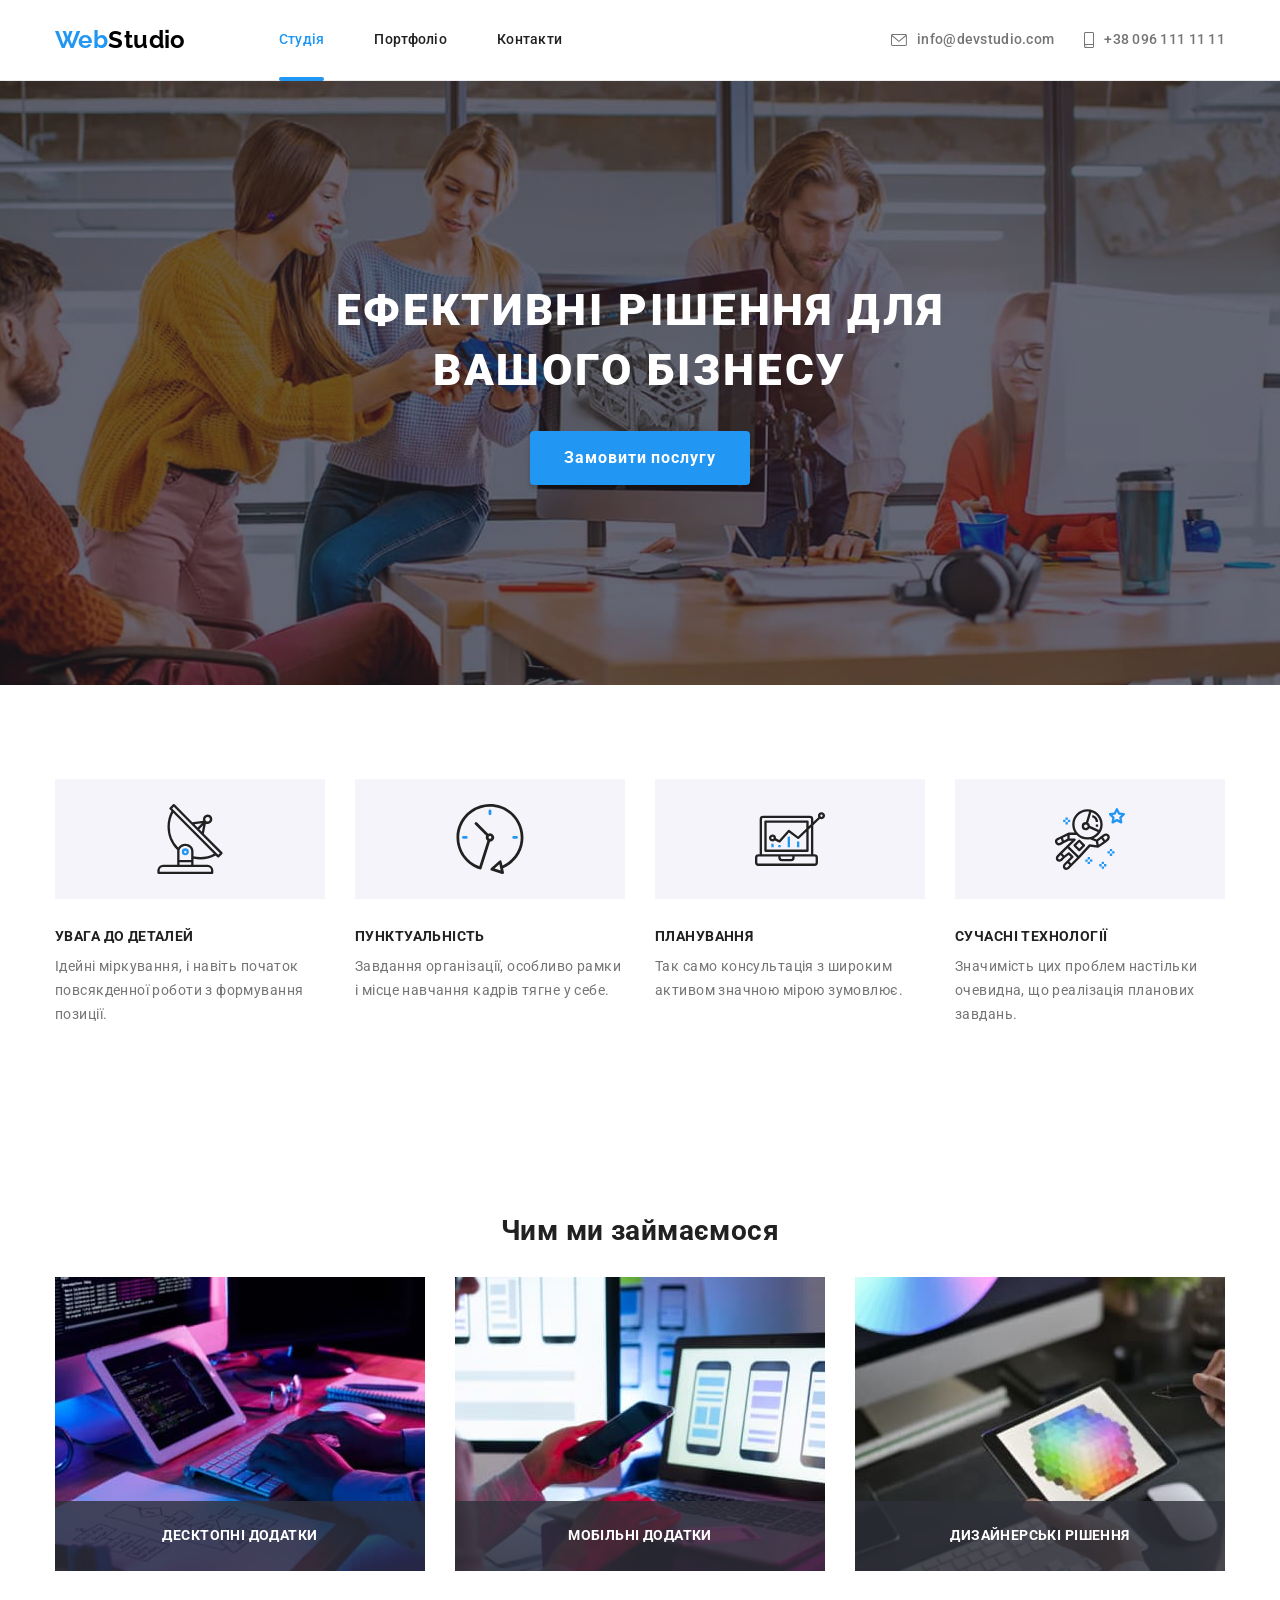
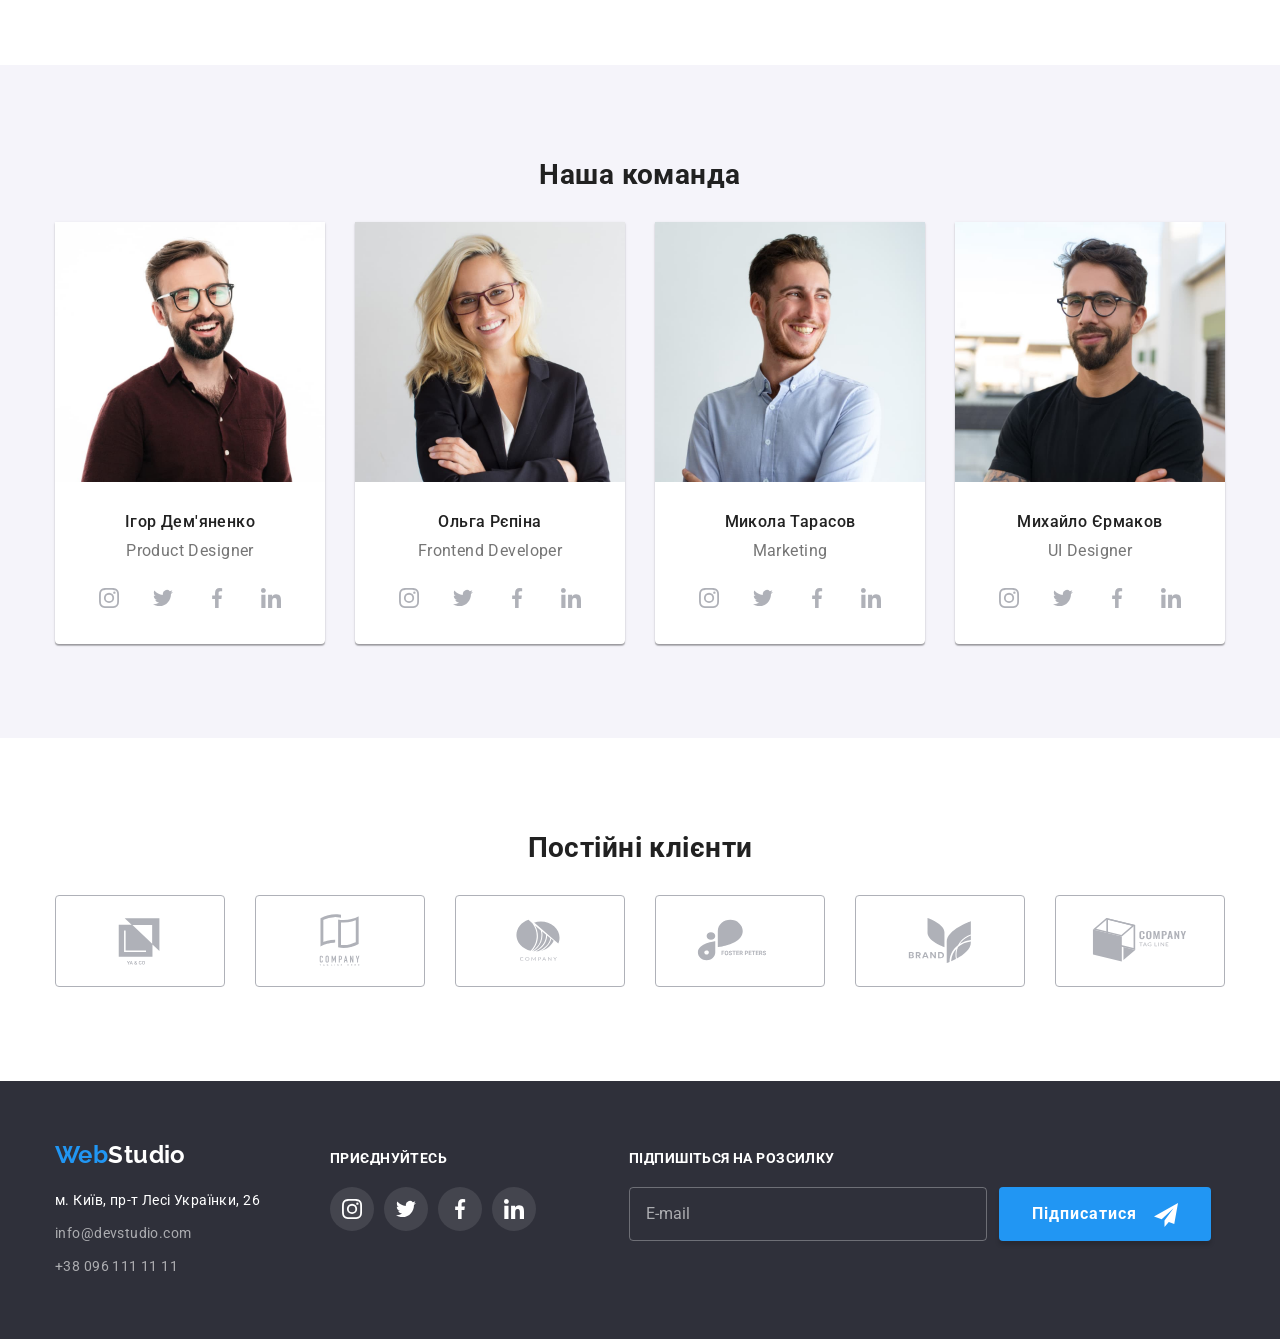
<file: index.html>
<!DOCTYPE html>
<html lang="uk">
  <head>
    <meta charset="UTF-8" />
    <meta http-equiv="X-UA-Compatible" content="IE=edge" />
    <meta name="viewport" content="width=device-width, initial-scale=1.0" />
    <title>Студія</title>
    <link rel="preconnect" href="https://fonts.googleapis.com" />
    <link rel="preconnect" href="https://fonts.gstatic.com" crossorigin />
    <link
      href="https://fonts.googleapis.com/css2?family=Raleway:wght@700&family=Roboto:wght@400;500;700;900&display=swap"
      rel="stylesheet"
    />
    <link
      rel="stylesheet"
      href="https://cdnjs.cloudflare.com/ajax/libs/modern-normalize/1.1.0/modern-normalize.min.css"
      integrity="sha512-wpPYUAdjBVSE4KJnH1VR1HeZfpl1ub8YT/NKx4PuQ5NmX2tKuGu6U/JRp5y+Y8XG2tV+wKQpNHVUX03MfMFn9Q=="
      crossorigin="anonymous"
      referrerpolicy="no-referrer"
    />
    <link rel="stylesheet" href="./css/main.min.css" />
  </head>
  <body>
    <header class="header">
      <div class="container header__section">
        <a class="logo header__logo" href="./index.html"
          >Web<span class="logo__decor--dark">Studio</span></a
        >
        <nav class="navigation">
          <ul class="menu list">
            <li>
              <a class="menu__item menu__item--active" href="./index.html"
                >Студія</a
              >
            </li>
            <li>
              <a class="menu__item" href="./portfolio.html">Портфоліо</a>
            </li>
            <li><a class="menu__item" href="#">Контакти</a></li>
          </ul>
        </nav>
        <ul class="connect list">
          <li>
            <a class="connect__item" href="mailto:info@devstudio.com">
              <svg class="connect__icon connect__icon--mail">
                <use
                  href="./images/index-page-img/icon.svg#icon-envelope"
                ></use>
              </svg>
              info@devstudio.com</a
            >
          </li>
          <li>
            <a class="connect__item" href="tel:+380961111111">
              <svg class="connect__icon connect__icon--tel">
                <use
                  href="./images/index-page-img/icon.svg#icon-smartphone"
                ></use></svg
              >+38 096 111 11 11</a
            >
          </li>
        </ul>
        <button type="button" class="header__btn addmenu__btn" data-menu-open>
          <svg class="addmenu__icon" width="40" height="40">
            <use href="./images/index-page-img/icon.svg#icon-addmenu"></use>
          </svg>
        </button>
      </div>
      <div class="mob-menu is-hidden" data-menu>
        <div class="mob-container">
          <div class="mob-menu__top">
            <button type="button" class="add-close__btn" data-menu-close>
              <svg class="addmenu__icon--close" width="40" height="40">
                <use
                  href="./images/index-page-img/icon.svg#icon-menu-close"
                ></use>
              </svg>
            </button>
            <ul class="mob-menu__list list">
              <li>
                <a
                  class="mob-menu__item mob-menu__item--active"
                  href="./index.html"
                  >Студія</a
                >
              </li>
              <li>
                <a class="mob-menu__item" href="./portfolio.html">Портфоліо</a>
              </li>
              <li><a class="mob-menu__item" href="#">Контакти</a></li>
            </ul>
          </div>
          <div class="mob-menu__bottom">
            <ul class="mob-connect__list list">
              <li>
                <a
                  class="mob-connect__item mob-connect__phone"
                  href="tel:+380961111111"
                >
                  +38 096 111 11 11</a
                >
              </li>
              <li>
                <a
                  class="mob-connect__item mob-connect__mail"
                  href="mailto:info@devstudio.com"
                >
                  info@devstudio.com</a
                >
              </li>
            </ul>
            <ul class="mob-soc__list">
              <li class="mob-soc__item">
                <a class="mob-soc__link" href="#">Instagram</a>
              </li>
              <li class="mob-soc__item">
                <a class="mob-soc__link" href="#">Twitter</a>
              </li>
              <li class="mob-soc__item">
                <a class="mob-soc__link" href="#">Facebook</a>
              </li>
              <li class="mob-soc__item">
                <a class="mob-soc__link" href="#">LinkedIn</a>
              </li>
            </ul>
          </div>
        </div>
      </div>
    </header>

    <main>
      <!-- Hero section READY-->
      <section class="hero">
        <div class="container hero__content">
          <h1 class="hero__title">Ефективні рішення для вашого бізнесу</h1>
          <button class="hero__button btn" type="button" data-modal-open>
            Замовити послугу
          </button>
        </div>
      </section>
      <!--Feature section READY-->
      <section class="feature section">
        <div class="container">
          <h2 class="visually-hidden">Feature</h2>

          <ul class="feature__list list">
            <li class="feature__item">
              <div class="feature__icon">
                <svg width="70" height="70">
                  <use
                    href="./images/index-page-img/icon.svg#icon-antenna"
                  ></use>
                </svg>
              </div>

              <h3 class="feature__subtitle">УВАГА ДО ДЕТАЛЕЙ</h3>
              <p class="feature__text">
                Ідейні міркування, і навіть початок повсякденної роботи з
                формування позиції.
              </p>
            </li>
            <li class="feature__item">
              <div class="feature__icon">
                <svg width="70" height="70">
                  <use href="./images/index-page-img/icon.svg#icon-clock"></use>
                </svg>
              </div>
              <h3 class="feature__subtitle">ПУНКТУАЛЬНІСТЬ</h3>
              <p class="feature__text">
                Завдання організації, особливо рамки і місце навчання кадрів
                тягне у себе.
              </p>
            </li>
            <li class="feature__item">
              <div class="feature__icon">
                <svg width="70" height="70">
                  <use
                    href="./images/index-page-img/icon.svg#icon-diagram"
                  ></use>
                </svg>
              </div>
              <h3 class="feature__subtitle">ПЛАНУВАННЯ</h3>
              <p class="feature__text">
                Так само консультація з широким активом значною мірою зумовлює.
              </p>
            </li>
            <li class="feature__item">
              <div class="feature__icon">
                <svg width="70" height="70">
                  <use
                    href="./images/index-page-img/icon.svg#icon-astronaut"
                  ></use>
                </svg>
              </div>
              <h3 class="feature__subtitle">СУЧАСНІ ТЕХНОЛОГІЇ</h3>
              <p class="feature__text">
                Значимість цих проблем настільки очевидна, що реалізація
                планових завдань.
              </p>
            </li>
          </ul>
        </div>
      </section>
      <!--Section "Our activity" READY-->
      <section class="activity section">
        <div class="container">
          <h2 class="title">Чим ми займаємося</h2>
          <ul class="list activity__list">
            <li>
              <div class="activity__thumb">
                <img
                  srcset="
                    ./images/index-page-img/desktop/img1.jpg    1x,
                    ./images/index-page-img/desktop/img1-2x.jpg 2x
                  "
                  src="./images/index-page-img/desktop/img1.jpg"
                  alt="Розробка та планування"
                  width="370"
                  height="294"
                />
                <p class="activity__text">Десктопні додатки</p>
              </div>
            </li>
            <li>
              <div class="activity__thumb">
                <img
                  srcset="
                    ./images/index-page-img/desktop/img2.jpg    1x,
                    ./images/index-page-img/desktop/img2-2x.jpg 2x
                  "
                  src="./images/index-page-img/desktop/img2.jpg"
                  alt="Адаптація під мобільні платформи"
                  width="370"
                  height="294"
                />
                <p class="activity__text">Мобільні додатки</p>
              </div>
            </li>
            <li>
              <div class="activity__thumb">
                <img
                  srcset="
                    ./images/index-page-img/desktop/img3.jpg    1x,
                    ./images/index-page-img/desktop/img3-2x.jpg 2x
                  "
                  src="./images/index-page-img/desktop/img3.jpg"
                  alt="Дизайн"
                  width="370"
                  height="294"
                />
                <p class="activity__text">Дизайнерські рішення</p>
              </div>
            </li>
          </ul>
        </div>
      </section>
      <!--Section "Our team" READY-->
      <section class="team section">
        <div class="container">
          <h2 class="title">Наша команда</h2>
          <ul class="list team__list">
            <li class="team__card">
              <picture>
                <source
                  srcset="
                    ./images/index-page-img/desktop/pdesigner.jpg    1x,
                    ./images/index-page-img/desktop/pdesigner-2x.jpg 2x
                  "
                  media="(min-width: 1200px)"
                />
                <source
                  srcset="
                    ./images/index-page-img/tablet/pdesigner-tabl.jpg    1x,
                    ./images/index-page-img/tablet/pdesigner-tabl-2x.jpg 2x
                  "
                  media="(min-width: 768px)"
                />
                <source
                  srcset="
                    ./images/index-page-img/mobile/pdesigner-mob.jpg    1x,
                    ./images/index-page-img/mobile/pdesigner-mob-2x.jpg 2x
                  "
                  media="(max-width: 767px)"
                />
                <img
                  src="./images/index-page-img/desktop/pdesigner.jpg"
                  alt="Фото дизайнера продукту"
                />
              </picture>
              <div class="team__content">
                <h3 class="team__member">Ігор Дем'яненко</h3>
                <p class="team__role">Product Designer</p>
                <ul class="soc__list">
                  <li class="soc__item">
                    <a class="soc__link" href="#">
                      <svg class="soc__icon--dark" width="20" height="20">
                        <use
                          href="./images/index-page-img/icon.svg#icon-instagram"
                        ></use>
                      </svg>
                    </a>
                  </li>
                  <li class="soc__item">
                    <a class="soc__link" href="#">
                      <svg class="soc__icon--dark" width="20" height="20">
                        <use
                          href="./images/index-page-img/icon.svg#icon-twitter"
                        ></use>
                      </svg>
                    </a>
                  </li>
                  <li class="soc__item">
                    <a class="soc__link" href="#">
                      <svg class="soc__icon--dark" width="20" height="20">
                        <use
                          href="./images/index-page-img/icon.svg#icon-facebook"
                        ></use>
                      </svg>
                    </a>
                  </li>
                  <li class="soc__item">
                    <a class="soc__link" href="#">
                      <svg class="soc__icon--dark" width="20" height="20">
                        <use
                          href="./images/index-page-img/icon.svg#icon-linkedin"
                        ></use>
                      </svg>
                    </a>
                  </li>
                </ul>
              </div>
            </li>

            <li class="team__card">
              <picture>
                <source
                  srcset="
                    ./images/index-page-img/desktop/frontend.jpg    1x,
                    ./images/index-page-img/desktop/frontend-2x.jpg 2x
                  "
                  media="(min-width: 1200px)"
                />
                <source
                  srcset="
                    ./images/index-page-img/tablet/frontend-tabl.jpg    1x,
                    ./images/index-page-img/tablet/frontend-tabl-2x.jpg 2x
                  "
                  media="(min-width: 768px)"
                />
                <source
                  srcset="
                    ./images/index-page-img/mobile/frontend-mob.jpg    1x,
                    ./images/index-page-img/mobile/frontend-mob-2x.jpg 2x
                  "
                  media="(max-width: 767px)"
                />
                <img
                  src="./images/index-page-img/desktop/frontend.jpg"
                  alt="Фото фронтенд розробника"
                />
              </picture>
              <div class="team__content">
                <h3 class="team__member">Ольга Рєпіна</h3>
                <p class="team__role">Frontend Developer</p>
                <ul class="soc__list">
                  <li class="soc__item">
                    <a class="soc__link" href="#">
                      <svg class="soc__icon--dark" width="20" height="20">
                        <use
                          href="./images/index-page-img/icon.svg#icon-instagram"
                        ></use>
                      </svg>
                    </a>
                  </li>
                  <li class="soc__item">
                    <a class="soc__link" href="#">
                      <svg class="soc__icon--dark" width="20" height="20">
                        <use
                          href="./images/index-page-img/icon.svg#icon-twitter"
                        ></use>
                      </svg>
                    </a>
                  </li>
                  <li class="soc__item">
                    <a class="soc__link" href="#">
                      <svg class="soc__icon--dark" width="20" height="20">
                        <use
                          href="./images/index-page-img/icon.svg#icon-facebook"
                        ></use>
                      </svg>
                    </a>
                  </li>
                  <li class="soc__item">
                    <a class="soc__link" href="#">
                      <svg class="soc__icon--dark" width="20" height="20">
                        <use
                          href="./images/index-page-img/icon.svg#icon-linkedin"
                        ></use>
                      </svg>
                    </a>
                  </li>
                </ul>
              </div>
            </li>
            <li class="team__card">
              <picture>
                <source
                  srcset="
                    ./images/index-page-img/desktop/marketing.jpg    1x,
                    ./images/index-page-img/desktop/marketing-2x.jpg 2x
                  "
                  media="(min-width: 1200px)"
                />
                <source
                  srcset="
                    ./images/index-page-img/tablet/marketing-tabl.jpg    1x,
                    ./images/index-page-img/tablet/marketing-tabl-2x.jpg 2x
                  "
                  media="(min-width: 768px)"
                />
                <source
                  srcset="
                    ./images/index-page-img/mobile/marketing-mob.jpg    1x,
                    ./images/index-page-img/mobile/marketing-mob-2x.jpg 2x
                  "
                  media="(max-width: 767px)"
                />
                <img
                  src="./images/index-page-img/desktop/marketing.jpg"
                  alt="Фото маркетолога"
                />
              </picture>

              <div class="team__content">
                <h3 class="team__member">Микола Тарасов</h3>
                <p class="team__role">Marketing</p>
                <ul class="soc__list">
                  <li class="soc__item">
                    <a class="soc__link" href="#">
                      <svg class="soc__icon--dark" width="20" height="20">
                        <use
                          href="./images/index-page-img/icon.svg#icon-instagram"
                        ></use>
                      </svg>
                    </a>
                  </li>
                  <li class="soc__item">
                    <a class="soc__link" href="#">
                      <svg class="soc__icon--dark" width="20" height="20">
                        <use
                          href="./images/index-page-img/icon.svg#icon-twitter"
                        ></use>
                      </svg>
                    </a>
                  </li>
                  <li class="soc__item">
                    <a class="soc__link" href="#">
                      <svg class="soc__icon--dark" width="20" height="20">
                        <use
                          href="./images/index-page-img/icon.svg#icon-facebook"
                        ></use>
                      </svg>
                    </a>
                  </li>
                  <li class="soc__item">
                    <a class="soc__link" href="#">
                      <svg class="soc__icon--dark" width="20" height="20">
                        <use
                          href="./images/index-page-img/icon.svg#icon-linkedin"
                        ></use>
                      </svg>
                    </a>
                  </li>
                </ul>
              </div>
            </li>
            <li class="team__card">
              <picture>
                <source
                  srcset="
                    ./images/index-page-img/desktop/udesigner.jpg    1x,
                    ./images/index-page-img/desktop/udesigner-2x.jpg 2x
                  "
                  media="(min-width: 1200px)"
                />
                <source
                  srcset="
                    ./images/index-page-img/tablet/udesigner-tabl.jpg    1x,
                    ./images/index-page-img/tablet/udesigner-tabl-2x.jpg 2x
                  "
                  media="(min-width: 768px)"
                />
                <source
                  srcset="
                    ./images/index-page-img/mobile/udesigner-mob.jpg    1x,
                    ./images/index-page-img/mobile/udesigner-mob-2x.jpg 2x
                  "
                  media="(max-width: 767px)"
                />
                <img
                  src="./images/index-page-img/desktop/udesigner.jpg"
                  alt="Фото графічного дизайнера"
                />
              </picture>

              <div class="team__content">
                <h3 class="team__member">Михайло Єрмаков</h3>
                <p class="team__role">UI Designer</p>
                <ul class="soc__list">
                  <li class="soc__item">
                    <a class="soc__link" href="#">
                      <svg class="soc__icon--dark" width="20" height="20">
                        <use
                          href="./images/index-page-img/icon.svg#icon-instagram"
                        ></use>
                      </svg>
                    </a>
                  </li>
                  <li class="soc__item">
                    <a class="soc__link" href="#">
                      <svg class="soc__icon--dark" width="20" height="20">
                        <use
                          href="./images/index-page-img/icon.svg#icon-twitter"
                        ></use>
                      </svg>
                    </a>
                  </li>
                  <li class="soc__item">
                    <a class="soc__link" href="#">
                      <svg class="soc__icon--dark" width="20" height="20">
                        <use
                          href="./images/index-page-img/icon.svg#icon-facebook"
                        ></use>
                      </svg>
                    </a>
                  </li>
                  <li class="soc__item">
                    <a class="soc__link" href="#">
                      <svg class="soc__icon--dark" width="20" height="20">
                        <use
                          href="./images/index-page-img/icon.svg#icon-linkedin"
                        ></use>
                      </svg>
                    </a>
                  </li>
                </ul>
              </div>
            </li>
          </ul>
        </div>
      </section>

      <!-- Section  "Clients" READY -->
      <section class="clients section">
        <div class="container">
          <h2 class="title">Постійні клієнти</h2>
          <ul class="clients__list">
            <li class="clients__item">
              <a class="clients__link" href="#">
                <svg class="clients__icon" width="106" height="60">
                  <use href="./images/index-page-img/icon.svg#icon-Logo"></use>
                </svg>
              </a>
            </li>
            <li class="clients__item">
              <a class="clients__link" href="#">
                <svg class="clients__icon" width="106" height="60">
                  <use href="./images/index-page-img/icon.svg#icon-Logo1"></use>
                </svg>
              </a>
            </li>
            <li class="clients__item">
              <a class="clients__link" href="#">
                <svg class="clients__icon" width="106" height="60">
                  <use href="./images/index-page-img/icon.svg#icon-Logo2"></use>
                </svg>
              </a>
            </li>
            <li class="clients__item">
              <a class="clients__link" href="#">
                <svg class="clients__icon" width="106" height="60">
                  <use href="./images/index-page-img/icon.svg#icon-Logo3"></use>
                </svg>
              </a>
            </li>
            <li class="clients__item">
              <a class="clients__link" href="#">
                <svg class="clients__icon" width="106" height="60">
                  <use href="./images/index-page-img/icon.svg#icon-Logo4"></use>
                </svg>
              </a>
            </li>
            <li class="clients__item">
              <a class="clients__link" href="#">
                <svg class="clients__icon" width="106" height="60">
                  <use href="./images/index-page-img/icon.svg#icon-Logo5"></use>
                </svg>
              </a>
            </li>
          </ul>
        </div>
      </section>
    </main>

    <footer class="footer">
      <div class="container footer__content">
        <div class="footer__tablet">
          <div class="footer__contacts">
            <a class="logo" href="./index.html"
              >Web<span class="logo__decor--light">Studio</span></a
            >
            <address class="address">
              <ul class="list">
                <li class="address__item">
                  <a
                    class="address__link"
                    href="https://goo.gl/maps/wRLRJnmAtBPPjTjs9"
                    target="_blank"
                    rel="noopener noreferrer nofollow"
                    ><span class="footer__map"
                      >м. Київ, пр-т Лесі Українки, 26</span
                    ></a
                  >
                </li>
                <li class="address__item">
                  <a class="address__link" href="mailto:info@devstudio.com"
                    >info@devstudio.com</a
                  >
                </li>
                <li class="address__item">
                  <a class="address__link address__tel" href="tel:+380961111111"
                    >+38 096 111 11 11</a
                  >
                </li>
              </ul>
            </address>
          </div>

          <div class="footer__social">
            <p class="social__title">приєднуйтесь</p>
            <ul class="soc__list">
              <li class="soc__item">
                <a class="soc__link soc__link--dark" href="#">
                  <svg
                    class="soc__icon soc__icon--light"
                    width="20"
                    height="20"
                  >
                    <use
                      href="./images/index-page-img/icon.svg#icon-instagram"
                    ></use>
                  </svg>
                </a>
              </li>
              <li class="soc__item">
                <a class="soc__link soc__link--dark" href="#">
                  <svg
                    class="soc__icon soc__icon--light"
                    width="20"
                    height="20"
                  >
                    <use
                      href="./images/index-page-img/icon.svg#icon-twitter"
                    ></use>
                  </svg>
                </a>
              </li>
              <li class="soc__item">
                <a class="soc__link soc__link--dark" href="#">
                  <svg
                    class="soc__icon soc__icon--light"
                    width="20"
                    height="20"
                  >
                    <use
                      href="./images/index-page-img/icon.svg#icon-facebook"
                    ></use>
                  </svg>
                </a>
              </li>
              <li class="soc__item">
                <a class="soc__link soc__link--dark" href="#">
                  <svg
                    class="soc__icon soc__icon--light"
                    width="20"
                    height="20"
                  >
                    <use
                      href="./images/index-page-img/icon.svg#icon-linkedin"
                    ></use>
                  </svg>
                </a>
              </li>
            </ul>
          </div>
        </div>

        <div class="footer__form">
          <form class="form__content">
            <label class="form__label" for="footer-mail"
              >Підпишіться на розсилку</label
            >
            <div class="input__btn">
              <input
                class="form__input"
                type="email"
                name="footer-mail"
                id="footer-mail"
                placeholder="E-mail"
              />
              <button class="form__btn btn" type="submit">
                Підписатися
                <svg class="btn__icon" width="24" height="24">
                  <use
                    href="./images/index-page-img/icon.svg#icon-footer-btn-send"
                  ></use>
                </svg>
              </button>
            </div>
          </form>
        </div>
      </div>
    </footer>

    <div class="feedback__backdrop is-hidden" data-modal>
      <div class="feedback__modal">
        <button type="button" class="btn--close" data-modal-close>
          <svg class="modal-btn-icon" width="18" height="18">
            <use href="./images/index-page-img/icon.svg#icon-close-btn"></use>
          </svg>
        </button>
        <p class="feedback__title">Залиште свої дані, ми вам передзвонимо</p>
        <form class="modal-form">
          <div class="feedback__item">
            <label class="feedback__label" for="name">Ім'я</label>
            <div class="feedback__content">
              <input
                class="feedback__input"
                type="text"
                name="name"
                id="name"
                required
              />
              <svg class="input__icon" width="18" height="18">
                <use
                  href="./images/index-page-img/icon.svg#icon-modal-name"
                ></use>
              </svg>
            </div>
          </div>
          <div class="feedback__item">
            <label class="feedback__label" for="tel">Телефон</label>
            <div class="feedback__content">
              <input
                class="feedback__input"
                type="tel"
                name="tel"
                id="tel"
                required
              />
              <svg class="input__icon" width="18" height="18">
                <use
                  href="./images/index-page-img/icon.svg#icon-modal-phone"
                ></use>
              </svg>
            </div>
          </div>
          <div class="feedback__item">
            <label class="feedback__label" for="modal-mail">Пошта</label>
            <div class="feedback__content">
              <input
                class="feedback__input"
                type="email"
                name="modal-mail"
                id="modal-mail"
                required
              />
              <svg class="input__icon" width="18" height="18">
                <use
                  href="./images/index-page-img/icon.svg#icon-modal-email"
                ></use>
              </svg>
            </div>
          </div>

          <div class="feedback__item feedback__comment">
            <label class="feedback__label" for="comment">Коментар</label>
            <textarea
              name="comment"
              id="comment"
              placeholder="Введіть текст"
            ></textarea>
          </div>

          <div class="policy">
            <input
              class="policy__input visually-hidden"
              type="checkbox"
              name="policy"
              value="true"
              id="policy"
              required
            />
            <label class="policy__label" for="policy">
              <span>
                <svg class="check-icon" width="16" height="15">
                  <use
                    href="./images/index-page-img/icon.svg#icon-checked"
                  ></use>
                </svg>
              </span>
              Погоджуюся з розсилкою та приймаю &#160;
              <a class="policy__link" href="#">Умови договору</a></label
            >
          </div>

          <button class="btn--submit btn" type="submit">Відправити</button>
        </form>
      </div>
    </div>
    <script src="./js/modal.js"></script>
    <script src="./js/mobile-menu.js"></script>
  </body>
</html>
</file>
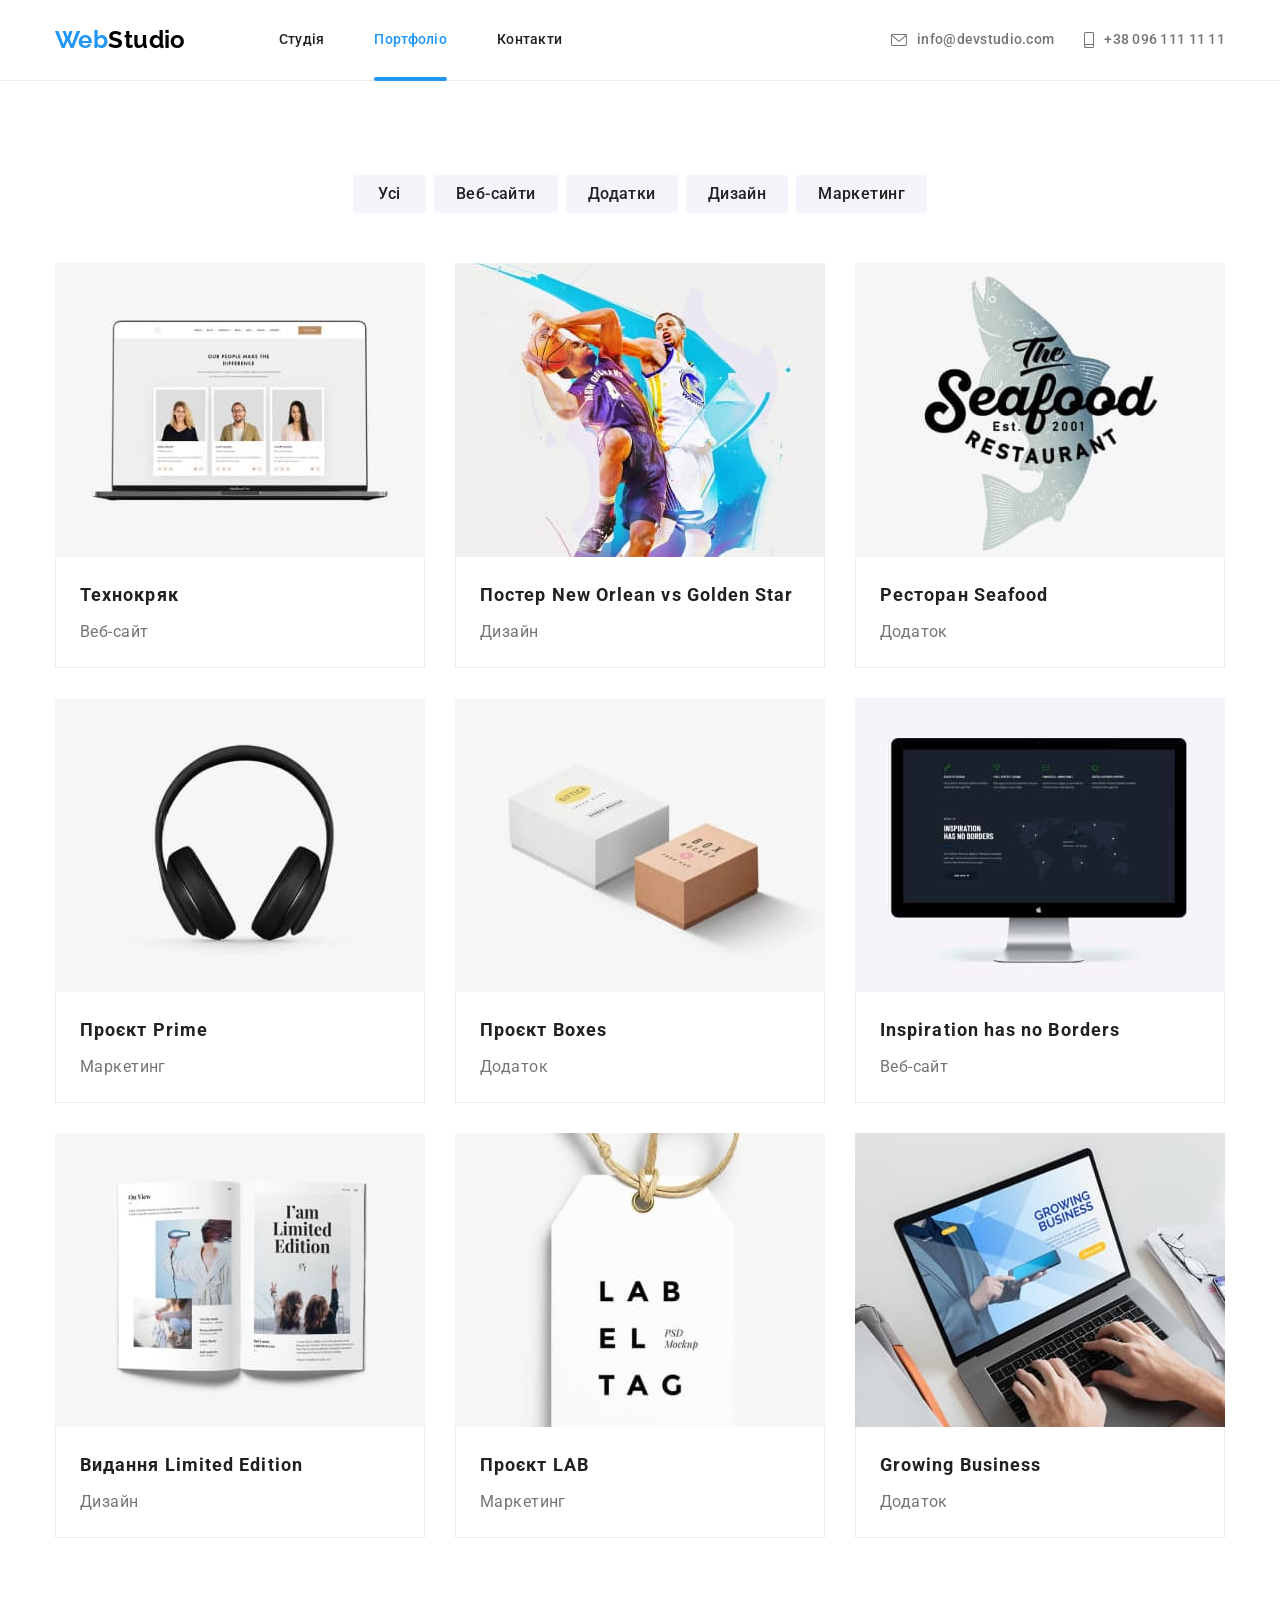
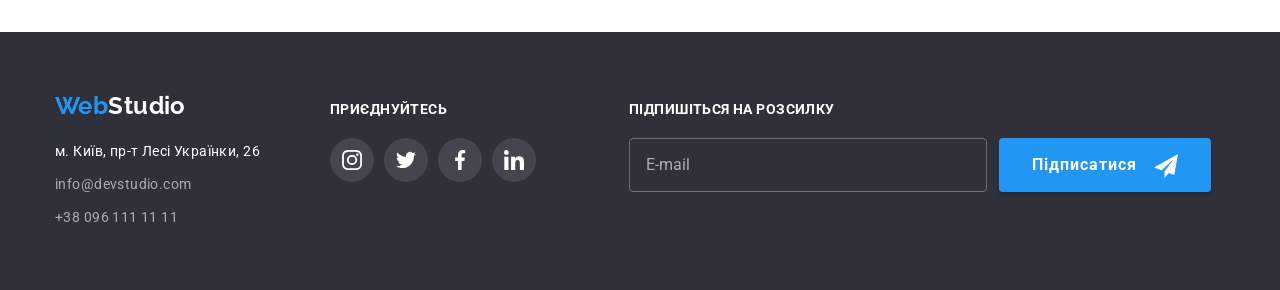
<file: portfolio.html>
<!DOCTYPE html>
<html lang="uk">
  <head>
    <meta charset="UTF-8" />
    <meta http-equiv="X-UA-Compatible" content="IE=edge" />
    <meta name="viewport" content="width=device-width, initial-scale=1.0" />
    <title>Портфоліо</title>
    <link rel="preconnect" href="https://fonts.googleapis.com" />
    <link rel="preconnect" href="https://fonts.gstatic.com" crossorigin />
    <link
      href="https://fonts.googleapis.com/css2?family=Raleway:wght@700&family=Roboto:wght@400;500;700;900&display=swap"
      rel="stylesheet"
    />
    <link
      rel="stylesheet"
      href="https://cdnjs.cloudflare.com/ajax/libs/modern-normalize/1.1.0/modern-normalize.min.css"
      integrity="sha512-wpPYUAdjBVSE4KJnH1VR1HeZfpl1ub8YT/NKx4PuQ5NmX2tKuGu6U/JRp5y+Y8XG2tV+wKQpNHVUX03MfMFn9Q=="
      crossorigin="anonymous"
      referrerpolicy="no-referrer"
    />
    <link rel="stylesheet" href="./css/main.min.css" />
  </head>

  <body>
    <header class="header">
      <div class="container header__section">
        <a class="logo header__logo" href="./index.html"
          >Web<span class="logo__decor--dark">Studio</span></a
        >
        <nav class="navigation">
          <ul class="menu list">
            <li>
              <a class="menu__item" href="./index.html">Студія</a>
            </li>
            <li>
              <a class="menu__item menu__item--active" href="./portfolio.html"
                >Портфоліо</a
              >
            </li>
            <li><a class="menu__item" href="#">Контакти</a></li>
          </ul>
        </nav>
        <ul class="connect list">
          <li>
            <a class="connect__item" href="mailto:info@devstudio.com">
              <svg class="connect__icon" width="16" height="12">
                <use
                  href="./images/index-page-img/icon.svg#icon-envelope"
                ></use>
              </svg>
              info@devstudio.com</a
            >
          </li>
          <li>
            <a class="connect__item" href="tel:+380961111111">
              <svg class="connect__icon" width="10" height="16">
                <use
                  href="./images/index-page-img/icon.svg#icon-smartphone"
                ></use></svg
              >+38 096 111 11 11</a
            >
          </li>
        </ul>
        <button type="button" class="header__btn addmenu__btn" data-menu-open>
          <svg class="addmenu__icon" width="40" height="40">
            <use href="./images/index-page-img/icon.svg#icon-addmenu"></use>
          </svg>
        </button>
      </div>
      <div class="mob-menu is-hidden" data-menu>
        <div class="mob-container">
          <div class="mob-menu__top">
            <button type="button" class="add-close__btn" data-menu-close>
              <svg class="addmenu__icon--close" width="40" height="40">
                <use
                  href="./images/index-page-img/icon.svg#icon-menu-close"
                ></use>
              </svg>
            </button>
            <ul class="mob-menu__list list">
              <li>
                <a class="mob-menu__item" href="./index.html">Студія</a>
              </li>
              <li>
                <a
                  class="mob-menu__item mob-menu__item--active"
                  href="./portfolio.html"
                  >Портфоліо</a
                >
              </li>
              <li><a class="mob-menu__item" href="#">Контакти</a></li>
            </ul>
          </div>
          <div class="mob-menu__bottom">
            <ul class="mob-connect__list list">
              <li>
                <a
                  class="mob-connect__item mob-connect__phone"
                  href="tel:+380961111111"
                >
                  +38 096 111 11 11</a
                >
              </li>
              <li>
                <a
                  class="mob-connect__item mob-connect__mail"
                  href="mailto:info@devstudio.com"
                >
                  info@devstudio.com</a
                >
              </li>
            </ul>
            <ul class="mob-soc__list">
              <li class="mob-soc__item">
                <a class="mob-soc__link" href="#">Instagram</a>
              </li>
              <li class="mob-soc__item">
                <a class="mob-soc__link" href="#">Twitter</a>
              </li>
              <li class="mob-soc__item">
                <a class="mob-soc__link" href="#">Facebook</a>
              </li>
              <li class="mob-soc__item">
                <a class="mob-soc__link" href="#">LinkedIn</a>
              </li>
            </ul>
          </div>
        </div>
      </div>
    </header>

    <main>
      <section class="portfolio-page section">
        <div class="container">
          <h1 class="visually-hidden">Портфоліо</h1>
          <ul
            class="list radiobutton__list radiobutton__splitter"
            id="filter-btns"
          >
            <li>
              <button
                class="radiobutton__item active filter-btn btn-pushed"
                data-id="all"
                type="button"
              >
                Усі
              </button>
            </li>
            <li>
              <button
                class="radiobutton__item filter-btn"
                data-id="website"
                type="button"
              >
                Веб-сайти
              </button>
            </li>
            <li>
              <button
                class="radiobutton__item filter-btn"
                data-id="application"
                type="button"
              >
                Додатки
              </button>
            </li>
            <li>
              <button
                class="radiobutton__item filter-btn"
                data-id="design"
                type="button"
              >
                Дизайн
              </button>
            </li>
            <li>
              <button
                class="radiobutton__item filter-btn"
                data-id="marketing"
                type="button"
              >
                Маркетинг
              </button>
            </li>
          </ul>
          <ul class="list cards__position">
            <li class="cards__item website">
              <a
                class="cards__link"
                href="#"
                target="_blank"
                rel="noopener noreferrer nofollow"
              >
                <div class="cards__thumb">
                  <picture>
                    <source
                      srcset="
                        ./images/portfolio-page-img/desktop/techno.jpg    1x,
                        ./images/portfolio-page-img/desktop/techno-2x.jpg 2x
                      "
                      media="(min-width: 1200px)"
                    />
                    <source
                      srcset="
                        ./images/portfolio-page-img/tablet/techno-tabl.jpg    1x,
                        ./images/portfolio-page-img/tablet/techno-tabl-2x.jpg 2x
                      "
                      media="(min-width: 768px)"
                    />
                    <source
                      srcset="
                        ./images/portfolio-page-img/mobile/techno-mob.jpg    1x,
                        ./images/portfolio-page-img/mobile/techno-mob-2x.jpg 2x
                      "
                      media="(max-width: 767px)"
                    />
                    <img
                      src="./images/portfolio-page-img/desktop/techno.jpg"
                      alt="Технокряк"
                    />
                  </picture>

                  <p class="cards__text--overlay">
                    Ресурс пропонує комплексні пропозиції з різним рівнем
                    функціоналу та сервісів. Все це дозволить відвідувачу
                    отримати вичерпні відомості про компанію чи приватну особу.
                  </p>
                </div>
                <div class="cards__content">
                  <h2 class="cards__title">Технокряк</h2>
                  <p class="cards__text">Веб-сайт</p>
                </div>
              </a>
            </li>
            <li class="cards__item design">
              <a
                class="cards__link"
                href="#"
                target="_blank"
                rel="noopener noreferrer nofollow"
              >
                <div class="cards__thumb">
                  <picture>
                    <source
                      srcset="
                        ./images/portfolio-page-img/desktop/poster.jpg    1x,
                        ./images/portfolio-page-img/desktop/poster-2x.jpg 2x
                      "
                      media="(min-width: 1200px)"
                    />
                    <source
                      srcset="
                        ./images/portfolio-page-img/tablet/poster-tabl.jpg    1x,
                        ./images/portfolio-page-img/tablet/poster-tabl-2x.jpg 2x
                      "
                      media="(min-width: 768px)"
                    />
                    <source
                      srcset="
                        ./images/portfolio-page-img/mobile/poster-mob.jpg    1x,
                        ./images/portfolio-page-img/mobile/poster-mob-2x.jpg 2x
                      "
                      media="(max-width: 767px)"
                    />
                    <img
                      src="./images/portfolio-page-img/desktop/poster.jpg"
                      alt="Постер New Orlean vs Golden Star"
                    />
                  </picture>

                  <p class="cards__text--overlay">
                    Ресурс пропонує комплексні пропозиції з різним рівнем
                    функціоналу та сервісів. Все це дозволить відвідувачу
                    отримати вичерпні відомості про компанію чи приватну особу.
                  </p>
                </div>
                <div class="cards__content">
                  <h2 class="cards__title">Постер New Orlean vs Golden Star</h2>
                  <p class="cards__text">Дизайн</p>
                </div>
              </a>
            </li>
            <li class="cards__item application">
              <a
                class="cards__link"
                href="#"
                target="_blank"
                rel="noopener noreferrer nofollow"
              >
                <div class="cards__thumb">
                  <picture>
                    <source
                      srcset="
                        ./images/portfolio-page-img/desktop/seafood.jpg    1x,
                        ./images/portfolio-page-img/desktop/seafood-2x.jpg 2x
                      "
                      media="(min-width: 1200px)"
                    />
                    <source
                      srcset="
                        ./images/portfolio-page-img/tablet/seafood-tabl.jpg    1x,
                        ./images/portfolio-page-img/tablet/seafood-tabl-2x.jpg 2x
                      "
                      media="(min-width: 768px)"
                    />
                    <source
                      srcset="
                        ./images/portfolio-page-img/mobile/seafood-mob.jpg    1x,
                        ./images/portfolio-page-img/mobile/seafood-mob-2x.jpg 2x
                      "
                      media="(max-width: 767px)"
                    />
                    <img
                      src="./images/portfolio-page-img/desktop/seafood.jpg"
                      alt="Ресторан Seafood"
                    />
                  </picture>

                  <p class="cards__text--overlay">
                    Ресурс пропонує комплексні пропозиції з різним рівнем
                    функціоналу та сервісів. Все це дозволить відвідувачу
                    отримати вичерпні відомості про компанію чи приватну особу.
                  </p>
                </div>
                <div class="cards__content">
                  <h2 class="cards__title">Ресторан Seafood</h2>
                  <p class="cards__text">Додаток</p>
                </div>
              </a>
            </li>
            <li class="cards__item marketing">
              <a
                class="cards__link"
                href="#"
                target="_blank"
                rel="noopener noreferrer nofollow"
              >
                <div class="cards__thumb">
                  <picture>
                    <source
                      srcset="
                        ./images/portfolio-page-img/desktop/prime.jpg    1x,
                        ./images/portfolio-page-img/desktop/prime-2x.jpg 2x
                      "
                      media="(min-width: 1200px)"
                    />
                    <source
                      srcset="
                        ./images/portfolio-page-img/tablet/prime-tabl.jpg    1x,
                        ./images/portfolio-page-img/tablet/prime-tabl-2x.jpg 2x
                      "
                      media="(min-width: 768px)"
                    />
                    <source
                      srcset="
                        ./images/portfolio-page-img/mobile/prime-mob.jpg    1x,
                        ./images/portfolio-page-img/mobile/prime-mob-2x.jpg 2x
                      "
                      media="(max-width: 767px)"
                    />
                    <img
                      src="./images/portfolio-page-img/desktop/prime.jpg"
                      alt="Проєкт Prime"
                    />
                  </picture>

                  <p class="cards__text--overlay">
                    Ресурс пропонує комплексні пропозиції з різним рівнем
                    функціоналу та сервісів. Все це дозволить відвідувачу
                    отримати вичерпні відомості про компанію чи приватну особу.
                  </p>
                </div>
                <div class="cards__content">
                  <h2 class="cards__title">Проєкт Prime</h2>
                  <p class="cards__text">Маркетинг</p>
                </div>
              </a>
            </li>
            <li class="cards__item application">
              <a
                class="cards__link"
                href="#"
                target="_blank"
                rel="noopener noreferrer nofollow"
              >
                <div class="cards__thumb">
                  <picture>
                    <source
                      srcset="
                        ./images/portfolio-page-img/desktop/boxes.jpg    1x,
                        ./images/portfolio-page-img/desktop/boxes-2x.jpg 2x
                      "
                      media="(min-width: 1200px)"
                    />
                    <source
                      srcset="
                        ./images/portfolio-page-img/tablet/boxes-tabl.jpg    1x,
                        ./images/portfolio-page-img/tablet/boxes-tabl-2x.jpg 2x
                      "
                      media="(min-width: 768px)"
                    />
                    <source
                      srcset="
                        ./images/portfolio-page-img/mobile/boxes-mob.jpg    1x,
                        ./images/portfolio-page-img/mobile/boxes-mob-2x.jpg 2x
                      "
                      media="(max-width: 767px)"
                    />
                    <img
                      src="./images/portfolio-page-img/desktop/boxes.jpg"
                      alt="Проєкт Boxes"
                    />
                  </picture>

                  <p class="cards__text--overlay">
                    Ресурс пропонує комплексні пропозиції з різним рівнем
                    функціоналу та сервісів. Все це дозволить відвідувачу
                    отримати вичерпні відомості про компанію чи приватну особу.
                  </p>
                </div>
                <div class="cards__content">
                  <h2 class="cards__title">Проєкт Boxes</h2>
                  <p class="cards__text">Додаток</p>
                </div>
              </a>
            </li>
            <li class="cards__item website">
              <a
                class="cards__link"
                href="#"
                target="_blank"
                rel="noopener noreferrer nofollow"
              >
                <div class="cards__thumb">
                  <picture>
                    <source
                      srcset="
                        ./images/portfolio-page-img/desktop/inspiration.jpg    1x,
                        ./images/portfolio-page-img/desktop/inspiration-2x.jpg 2x
                      "
                      media="(min-width: 1200px)"
                    />
                    <source
                      srcset="
                        ./images/portfolio-page-img/tablet/inspiration-tabl.jpg    1x,
                        ./images/portfolio-page-img/tablet/inspiration-tabl-2x.jpg 2x
                      "
                      media="(min-width: 768px)"
                    />
                    <source
                      srcset="
                        ./images/portfolio-page-img/mobile/inspiration-mob.jpg    1x,
                        ./images/portfolio-page-img/mobile/inspiration-mob-2x.jpg 2x
                      "
                      media="(max-width: 767px)"
                    />
                    <img
                      src="./images/portfolio-page-img/desktop/inspiration.jpg"
                      alt="Inspiration has no Borders"
                    />
                  </picture>

                  <p class="cards__text--overlay">
                    Ресурс пропонує комплексні пропозиції з різним рівнем
                    функціоналу та сервісів. Все це дозволить відвідувачу
                    отримати вичерпні відомості про компанію чи приватну особу.
                  </p>
                </div>
                <div class="cards__content">
                  <h2 class="cards__title">Inspiration has no Borders</h2>
                  <p class="cards__text">Веб-сайт</p>
                </div>
              </a>
            </li>
            <li class="cards__item design">
              <a
                class="cards__link"
                href="#"
                target="_blank"
                rel="noopener noreferrer nofollow"
              >
                <div class="cards__thumb">
                  <picture>
                    <source
                      srcset="
                        ./images/portfolio-page-img/desktop/edition.jpg    1x,
                        ./images/portfolio-page-img/desktop/edition-2x.jpg 2x
                      "
                      media="(min-width: 1200px)"
                    />
                    <source
                      srcset="
                        ./images/portfolio-page-img/tablet/edition-tabl.jpg    1x,
                        ./images/portfolio-page-img/tablet/edition-tabl-2x.jpg 2x
                      "
                      media="(min-width: 768px)"
                    />
                    <source
                      srcset="
                        ./images/portfolio-page-img/mobile/edition-mob.jpg    1x,
                        ./images/portfolio-page-img/mobile/edition-mob-2x.jpg 2x
                      "
                      media="(max-width: 767px)"
                    />
                    <img
                      src="./images/portfolio-page-img/desktop/edition.jpg"
                      alt="Видання Limited Edition"
                    />
                  </picture>

                  <p class="cards__text--overlay">
                    Ресурс пропонує комплексні пропозиції з різним рівнем
                    функціоналу та сервісів. Все це дозволить відвідувачу
                    отримати вичерпні відомості про компанію чи приватну особу.
                  </p>
                </div>
                <div class="cards__content">
                  <h2 class="cards__title">Видання Limited Edition</h2>
                  <p class="cards__text">Дизайн</p>
                </div>
              </a>
            </li>
            <li class="cards__item marketing">
              <a
                class="cards__link"
                href="#"
                target="_blank"
                rel="noopener noreferrer nofollow"
              >
                <div class="cards__thumb">
                  <picture>
                    <source
                      srcset="
                        ./images/portfolio-page-img/desktop/lab.jpg    1x,
                        ./images/portfolio-page-img/desktop/lab-2x.jpg 2x
                      "
                      media="(min-width: 1200px)"
                    />
                    <source
                      srcset="
                        ./images/portfolio-page-img/tablet/lab-tabl.jpg    1x,
                        ./images/portfolio-page-img/tablet/lab-tabl-2x.jpg 2x
                      "
                      media="(min-width: 768px)"
                    />
                    <source
                      srcset="
                        ./images/portfolio-page-img/mobile/lab-mob.jpg    1x,
                        ./images/portfolio-page-img/mobile/lab-mob-2x.jpg 2x
                      "
                      media="(max-width: 767px)"
                    />
                    <img
                      src="./images/portfolio-page-img/desktop/lab.jpg"
                      alt="Проєкт LAB"
                    />
                  </picture>

                  <p class="cards__text--overlay">
                    Ресурс пропонує комплексні пропозиції з різним рівнем
                    функціоналу та сервісів. Все це дозволить відвідувачу
                    отримати вичерпні відомості про компанію чи приватну особу.
                  </p>
                </div>
                <div class="cards__content">
                  <h2 class="cards__title">Проєкт LAB</h2>
                  <p class="cards__text">Маркетинг</p>
                </div>
              </a>
            </li>
            <li class="cards__item application">
              <a
                class="cards__link"
                href="#"
                target="_blank"
                rel="noopener noreferrer nofollow"
              >
                <div class="cards__thumb">
                  <picture>
                    <source
                      srcset="
                        ./images/portfolio-page-img/desktop/business.jpg    1x,
                        ./images/portfolio-page-img/desktop/business-2x.jpg 2x
                      "
                      media="(min-width: 1200px)"
                    />
                    <source
                      srcset="
                        ./images/portfolio-page-img/tablet/business-tabl.jpg    1x,
                        ./images/portfolio-page-img/tablet/business-tabl-2x.jpg 2x
                      "
                      media="(min-width: 768px)"
                    />
                    <source
                      srcset="
                        ./images/portfolio-page-img/mobile/business-mob.jpg    1x,
                        ./images/portfolio-page-img/mobile/business-mob-2x.jpg 2x
                      "
                      media="(max-width: 767px)"
                    />
                    <img
                      src="./images/portfolio-page-img/desktop/business.jpg"
                      alt="Growing Business"
                    />
                  </picture>

                  <p class="cards__text--overlay">
                    Ресурс пропонує комплексні пропозиції з різним рівнем
                    функціоналу та сервісів. Все це дозволить відвідувачу
                    отримати вичерпні відомості про компанію чи приватну особу.
                  </p>
                </div>
                <div class="cards__content">
                  <h2 class="cards__title">Growing Business</h2>
                  <p class="cards__text">Додаток</p>
                </div>
              </a>
            </li>
          </ul>
        </div>
      </section>
    </main>

    <footer class="footer">
      <div class="container footer__content">
        <div class="footer__tablet">
          <div class="footer__contacts">
            <a class="logo" href="./index.html"
              >Web<span class="logo__decor--light">Studio</span></a
            >
            <address class="address">
              <ul class="list">
                <li class="address__item">
                  <a
                    class="address__link"
                    href="https://goo.gl/maps/wRLRJnmAtBPPjTjs9"
                    target="_blank"
                    rel="noopener noreferrer nofollow"
                    ><span class="footer__map"
                      >м. Київ, пр-т Лесі Українки, 26</span
                    ></a
                  >
                </li>
                <li class="address__item">
                  <a class="address__link" href="mailto:info@devstudio.com"
                    >info@devstudio.com</a
                  >
                </li>
                <li class="address__item">
                  <a class="address__link address__tel" href="tel:+380961111111"
                    >+38 096 111 11 11</a
                  >
                </li>
              </ul>
            </address>
          </div>

          <div class="footer__social">
            <p class="social__title">приєднуйтесь</p>
            <ul class="soc__list">
              <li class="soc__item">
                <a class="soc__link soc__link--dark" href="#">
                  <svg
                    class="soc__icon soc__icon--light"
                    width="20"
                    height="20"
                  >
                    <use
                      href="./images/index-page-img/icon.svg#icon-instagram"
                    ></use>
                  </svg>
                </a>
              </li>
              <li class="soc__item">
                <a class="soc__link soc__link--dark" href="#">
                  <svg
                    class="soc__icon soc__icon--light"
                    width="20"
                    height="20"
                  >
                    <use
                      href="./images/index-page-img/icon.svg#icon-twitter"
                    ></use>
                  </svg>
                </a>
              </li>
              <li class="soc__item">
                <a class="soc__link soc__link--dark" href="#">
                  <svg
                    class="soc__icon soc__icon--light"
                    width="20"
                    height="20"
                  >
                    <use
                      href="./images/index-page-img/icon.svg#icon-facebook"
                    ></use>
                  </svg>
                </a>
              </li>
              <li class="soc__item">
                <a class="soc__link soc__link--dark" href="#">
                  <svg
                    class="soc__icon soc__icon--light"
                    width="20"
                    height="20"
                  >
                    <use
                      href="./images/index-page-img/icon.svg#icon-linkedin"
                    ></use>
                  </svg>
                </a>
              </li>
            </ul>
          </div>
        </div>

        <div class="footer__form">
          <form class="form__content">
            <label class="form__label" for="footer-mail"
              >Підпишіться на розсилку</label
            >
            <div class="input__btn">
              <input
                class="form__input"
                type="email"
                name="footer-mail"
                id="footer-mail"
                placeholder="E-mail"
              />
              <button class="form__btn btn" type="submit">
                Підписатися
                <svg class="btn__icon" width="24" height="24">
                  <use
                    href="./images/index-page-img/icon.svg#icon-footer-btn-send"
                  ></use>
                </svg>
              </button>
            </div>
          </form>
        </div>
      </div>
    </footer>
    <script src="./js/mobile-menu.js"></script>
    <script src="./js/filter.js"></script>
  </body>
</html>
</file>
<file: css/main.min.css>
p,h1,h2,h3,h4,h5,h6{margin:0}ul,ol{margin:0;padding-left:0;list-style:none}img{display:block;max-width:100%;height:auto}body{font-family:"Roboto",sans-serif;font-size:14px;letter-spacing:.03em;color:#757575;background-color:#fff}.list{list-style:none}.no-scroll{overflow:hidden}.visually-hidden{position:absolute;width:1px;height:1px;margin:-1px;border:0;padding:0;white-space:nowrap;-webkit-clip-path:inset(100%);clip-path:inset(100%);clip:rect(0 0 0 0);overflow:hidden}.container{padding-left:15px;padding-right:15px;margin:0 auto}@media screen and (min-width: 480px){.container{width:480px}}@media screen and (min-width: 768px){.container{width:768px}}@media screen and (min-width: 1200px){.container{width:1200px}}.section{padding-top:60px;padding-bottom:60px}@media screen and (min-width: 1200px){.section{padding-top:94px;padding-bottom:94px}}.header{border-bottom:1px solid #ececec}.header__logo{padding-top:16px;padding-bottom:16px}@media screen and (min-width: 768px){.header__logo{margin-right:93px}}.menu{display:none}@media screen and (min-width: 768px){.menu{display:flex;align-items:center;gap:50px}}.header__section{display:flex;align-items:center}.menu__item{display:block;padding-top:32px;padding-bottom:32px;font-weight:500;line-height:1.14;letter-spacing:.02em;color:#212121;text-decoration:none;transition:color 250ms cubic-bezier(0.4, 0, 0.2, 1)}.menu__item--active{position:relative;color:#2196f3}.menu__item--active::after{position:absolute;bottom:-1px;content:"";display:block;width:100%;height:4px;border-radius:2px;background-color:#2196f3}.menu__item:hover,.menu__item:focus{color:#2196f3}.connect{display:none}@media screen and (min-width: 768px){.connect{display:flex;flex-direction:column;gap:10px;margin-left:auto}}@media screen and (min-width: 1200px){.connect{flex-direction:row;gap:30px;align-items:center}}.connect__item{padding-top:32px;padding-bottom:32px;font-weight:500;line-height:1.14;letter-spacing:.02em;color:inherit;text-decoration:none;transition:color 250ms cubic-bezier(0.4, 0, 0.2, 1)}.connect__item:hover,.connect__item:focus{color:#2196f3}@media screen and (min-width: 1200px){.connect__item{display:flex;align-items:center}}.connect__icon{margin-right:10px;fill:currentColor;transition:fill 250ms cubic-bezier(0.4, 0, 0.2, 1)}.connect__item:hover .connect__icon,.connect__item:focus .connect__icon{fill:#2196f3}@media screen and (min-width: 768px){.connect__icon--mail{width:14px;height:10px}}@media screen and (min-width: 1200px){.connect__icon--mail{width:16px;height:12px}}@media screen and (min-width: 768px){.connect__icon--tel{width:10px;height:14px}}@media screen and (min-width: 1200px){.connect__icon--tel{width:10px;height:16px}}.header__btn{margin-left:auto}@media screen and (min-width: 768px){.header__btn{display:none}}.mob-menu{position:fixed;top:0;background-color:#fff;width:100vw;height:100vh;padding-top:48px;padding-bottom:48px;z-index:1}.mob-menu>.mob-container{height:100%;display:flex;flex-direction:column;justify-content:space-between;overflow:auto}.add-close__btn{position:absolute;right:15px;top:10px;background-color:rgba(0,0,0,0);border:rgba(0,0,0,0);transition:fill 250ms cubic-bezier(0.4, 0, 0.2, 1)}.add-close__btn:hover{fill:#2196f3}.mob-menu__list{display:flex;flex-direction:column;gap:32px}.mob-menu__item{font-weight:500;font-size:40px;line-height:1.17;letter-spacing:.02em;color:#212121;text-decoration:none;transition:color 250ms cubic-bezier(0.4, 0, 0.2, 1)}.mob-menu__item:hover,.mob-menu__item:focus{color:#2196f3}.mob-menu__item--active{color:#2196f3}.mob-connect__list{display:flex;flex-direction:column;gap:32px;margin-bottom:64px}.mob-connect__item{font-weight:500;letter-spacing:.02em;text-decoration:none}.mob-connect__phone{font-size:34px;line-height:1.18;color:#2196f3}.mob-connect__mail{font-size:24px;line-height:1.17;color:#757575}.mob-soc__list{display:flex;flex-wrap:wrap;gap:10px}.mob-soc__item:not(:last-child){border-right:1px solid rgba(33,33,33,.2);padding-right:10px}.mob-soc__link{font-weight:500;font-size:18px;line-height:1.22;letter-spacing:.02em;color:#2196f3;text-decoration:none}.logo{font-family:"Raleway",sans-serif;font-weight:700;font-size:24px;line-height:1.17;color:#2196f3;text-decoration:none}.logo__decor--dark{color:#000}.logo__decor--light{color:#fff}.mob-container{padding-left:40px;padding-right:15px;margin:0 auto}.addmenu__btn{background-color:rgba(0,0,0,0);border:rgba(0,0,0,0);cursor:pointer;transition:fill 250ms cubic-bezier(0.4, 0, 0.2, 1)}.addmenu__btn:hover,.addmenu__btn:focus{fill:#2196f3}.title{margin-bottom:30px;font-weight:700;font-size:28px;line-height:1.17;color:#212121;text-align:center}.soc__list{display:flex;gap:10px;justify-content:center}.soc__link{width:44px;height:44px;border-radius:50%;display:flex;align-items:center;justify-content:center;transition:background-color 250ms cubic-bezier(0.4, 0, 0.2, 1)}.soc__link:hover,.soc__link:focus{background-color:#2196f3}.soc__link--dark{background-color:rgba(255,255,255,.1)}.soc__icon--light{fill:#fff}.soc__icon--dark{fill:#afb1b8;transition:fill 250ms cubic-bezier(0.4, 0, 0.2, 1)}.soc__link:hover .soc__icon--dark,.soc__link:focus .soc__icon--dark{fill:#fff}.radiobutton__list{display:flex;flex-wrap:wrap;row-gap:14px;-moz-column-gap:8px;column-gap:8px}@media screen and (max-width: 767px){.radiobutton__list{max-width:326px}}@media screen and (min-width: 768px){.radiobutton__list{justify-content:center;gap:8px}}.radiobutton__item{padding:6px 22px;font-family:inherit;font-weight:500;font-size:16px;line-height:1.62;letter-spacing:inherit;color:#212121;text-align:center;background-color:#f5f4fa;cursor:pointer;border:none;border-radius:4px;min-width:73px;transition-property:color,background-color,box-shadow;transition-duration:250ms;transition-timing-function:cubic-bezier(0.4, 0, 0.2, 1)}.radiobutton__item:hover,.radiobutton__item:focus{color:#fff;background-color:#2196f3;box-shadow:0px 3px 1px rgba(0,0,0,.1),0px 1px 2px rgba(0,0,0,.08),0px 2px 2px rgba(0,0,0,.12)}.cards__link{position:relative;display:flex;flex-direction:column;height:100%;color:inherit;text-decoration:none;transition:box-shadow 250ms cubic-bezier(0.4, 0, 0.2, 1)}.cards__link:hover,.cards__link:focus{box-shadow:0px 1px 1px rgba(0,0,0,.12),0px 4px 4px rgba(0,0,0,.06),1px 4px 6px rgba(0,0,0,.16)}.cards__thumb{position:relative;overflow:hidden}.cards__title{margin-bottom:4px;font-weight:700;font-size:18px;line-height:2;letter-spacing:.06em;color:#212121;text-decoration:none}.cards__text{font-size:16px;line-height:1.88}.cards__content{flex-grow:1;padding:20px 24px;border-right:1px solid #eee;border-bottom:1px solid #eee;border-left:1px solid #eee}.cards__text--overlay{position:absolute;top:0;left:0;color:#fff;font-size:18px;line-height:1.56;background-color:rgba(33,150,243,.9);padding:77px 24px;height:100%;transform:translateY(100%);transition:transform 250ms cubic-bezier(0.4, 0, 0.2, 1);overflow:auto}.cards__link:hover .cards__text--overlay,.cards__link:focus .cards__text--overlay{transform:translateY(0)}@media screen and (min-width: 768px){.cards__text--overlay{padding:49px 24px 77px 24px}}@media screen and (min-width: 1200px){.cards__text--overlay{padding:63px 24px}}.btn--close{width:30px;height:30px;background-color:rgba(0,0,0,0);border:1px solid rgba(0,0,0,.1);border-radius:50%;position:absolute;right:8px;top:8px;display:flex;align-items:center;justify-content:center;padding:0;cursor:pointer;transition:fill 250ms cubic-bezier(0.4, 0, 0.2, 1)}.btn--close:hover,.btn--close:focus{fill:#2196f3}.btn--submit{margin:0 auto;margin-top:30px;padding:10px 52px;display:flex;align-items:center}.footer{background-color:#2f303a}.footer__content{padding-top:60px;padding-bottom:60px}@media screen and (min-width: 1200px){.footer__content{display:flex;align-items:baseline}}@media screen and (min-width: 768px){.footer__tablet{display:flex;align-items:baseline;justify-content:space-around}}.footer__contacts{text-align:center}@media screen and (min-width: 1200px){.footer__contacts{text-align:start;margin-right:70px}}.address{margin-top:20px}.address__item:not(:last-child){margin-bottom:8px}@media screen and (min-width: 1200px){.address__item:not(:last-child){margin-bottom:9px}}.address__link{line-height:1.71;color:rgba(255,255,255,.6);text-decoration:none;font-style:normal;transition:color 250ms cubic-bezier(0.4, 0, 0.2, 1)}.address__link:hover,.address__link:focus{color:#2196f3}.footer__map{color:#fff;transition:color 250ms cubic-bezier(0.4, 0, 0.2, 1)}.footer__map:hover,.footer__map:focus{color:#2196f3}.footer__social{margin-top:60px;text-align:center}@media screen and (min-width: 768px){.footer__social{margin-top:0}}@media screen and (min-width: 1200px){.footer__social{text-align:start;margin-right:93px}}.social__title{margin-bottom:20px;font-weight:700;line-height:1.14;text-transform:uppercase;color:#fff}.footer__form{margin-top:60px;text-align:center}@media screen and (min-width: 1200px){.footer__form{text-align:start;margin-top:0}}.form__label{font-weight:700;line-height:1.14;text-transform:uppercase;color:#fff}.input__btn{margin-top:20px}@media screen and (min-width: 1200px){.input__btn{display:flex}}.form__input{display:block;margin-left:auto;margin-right:auto;padding:15px 16px;width:100%;border:1px solid rgba(255,255,255,.3);border-radius:4px;font-size:16px;background-color:rgba(0,0,0,0);color:#fff;transition:outline-color #2196f3}@media screen and (min-width: 768px){.form__input{max-width:450px}}@media screen and (min-width: 1200px){.form__input{width:358px}}.form__input:focus{outline-color:#2196f3}.form__input::-moz-placeholder{line-height:1.25;font-size:16px;color:rgba(255,255,255,.6)}.form__input::placeholder{line-height:1.25;font-size:16px;color:rgba(255,255,255,.6)}.form__btn{margin-top:20px;padding:10px 31px;transition:background-color 250ms cubic-bezier(0.4, 0, 0.2, 1)}.form__btn:hover,.form__btn:focus{background-color:#188ce8}@media screen and (min-width: 1200px){.form__btn{margin-left:12px;margin-top:0}}.btn__icon{margin-left:12px;vertical-align:middle;fill:currentColor}.btn{font-family:inherit;font-weight:700;font-size:16px;line-height:1.88;letter-spacing:.06em;color:#fff;background-color:#2196f3;text-align:center;cursor:pointer;border-color:rgba(0,0,0,0);border-radius:4px;min-width:200px;box-shadow:0px 4px 4px rgba(0,0,0,.15);transition:background-color 250ms cubic-bezier(0.4, 0, 0.2, 1)}.btn:hover,.btn:focus{background-color:#188ce8}.feedback__backdrop{position:fixed;top:0;left:0;width:100%;height:100%;overflow-y:auto;background-color:rgba(0,0,0,.2);transition:opacity 250ms cubic-bezier(0.4, 0, 0.2, 1),visibility 250ms cubic-bezier(0.4, 0, 0.2, 1)}.feedback__modal{padding:40px;position:absolute;top:50%;left:50%;transform:translate(-50%, -50%);min-height:609px;width:95%;border-radius:4px;background-color:#fff;box-shadow:0px 1px 3px rgba(0,0,0,.12),0px 1px 1px rgba(0,0,0,.14),0px 2px 1px rgba(0,0,0,.2);transition:transform 250ms cubic-bezier(0.4, 0, 0.2, 1)}@media screen and (min-width: 480px){.feedback__modal{width:450px}}@media screen and (min-width: 1200px){.feedback__modal{min-height:581px;width:528px}}.feedback__backdrop.is-hidden .feedback__modal{transform:translate(-50%, -50%) scale(1.5)}.feedback__title{width:100%;margin-bottom:12px;font-weight:700;font-size:20px;line-height:1.5;text-align:center;letter-spacing:.03em;color:#212121}@media screen and (min-width: 1200px){.feedback__title{line-height:1.15}}.feedback__item{display:flex;flex-direction:column;margin-bottom:10px}.feedback__label{margin-bottom:4px;font-size:12px;line-height:1.17;letter-spacing:.01em;color:#757575}.feedback__content{position:relative}.feedback__input{padding-left:42px;height:40px;width:100%;border:1px solid rgba(33,33,33,.2);border-radius:4px;transition:outline-color 250ms cubic-bezier(0.4, 0, 0.2, 1)}.feedback__input:focus{outline-color:#2196f3}.input__icon{position:absolute;top:50%;left:12px;transform:translateY(-50%);transition:fill 250ms cubic-bezier(0.4, 0, 0.2, 1)}.feedback__input:focus+.input__icon{fill:#2196f3}.feedback__comment{margin-bottom:20px}.feedback__comment textarea{padding:12px 16px;height:120px;resize:none;border:1px solid rgba(33,33,33,.2);border-radius:4px;transition:outline-color 250ms cubic-bezier(0.4, 0, 0.2, 1)}.feedback__comment textarea:focus{outline-color:#2196f3}.feedback__comment textarea:focus::-moz-placeholder{color:#2196f3}.feedback__comment textarea:focus::placeholder{color:#2196f3}.feedback__comment textarea::-moz-placeholder{font-size:14px;line-height:1.14;letter-spacing:.01em;color:rgba(117,117,117,.5);-moz-transition:color 250ms cubic-bezier(0.4, 0, 0.2, 1);transition:color 250ms cubic-bezier(0.4, 0, 0.2, 1)}.feedback__comment textarea::placeholder{font-size:14px;line-height:1.14;letter-spacing:.01em;color:rgba(117,117,117,.5);transition:color 250ms cubic-bezier(0.4, 0, 0.2, 1)}@media screen and (min-width: 1200px){.feedback__comment{font-size:12px;line-height:1.17}}.policy__label{color:#757575;font-size:12px;line-height:1.17;display:flex;align-items:center;justify-content:center}@media screen and (min-width: 1200px){.policy__label{font-size:14px;line-height:1.71}}.policy__label span{width:16px;height:15px;border:2px solid #212121;border-radius:2px;margin-right:8px;display:flex;align-items:center;justify-content:center;fill:rgba(0,0,0,0);transition:fill 250ms cubic-bezier(0.4, 0, 0.2, 1);transition:background-color 250ms cubic-bezier(0.4, 0, 0.2, 1);transition:border-color 250ms cubic-bezier(0.4, 0, 0.2, 1)}.policy__link{color:#2196f3;text-decoration:underline}.policy__input:checked+.policy__label span{background-color:#2196f3;border-color:rgba(0,0,0,0);fill:#fff}.policy__input:focus+.policy__label span{border-color:#2196f3}.is-hidden{opacity:0;visibility:hidden;pointer-events:none}.hero{padding-top:118px;padding-bottom:118px;margin:0 auto;background-image:linear-gradient(rgba(47, 48, 58, 0.4), rgba(47, 48, 58, 0.4)),url("../images/index-page-img/mobile/hero-bg-mob.jpg");background-repeat:no-repeat;background-position:center;background-size:cover;max-width:480px;text-align:center}@media(min-device-pixel-ratio: 2),(-webkit-min-device-pixel-ratio: 2),(min-resolution: 192dpi),(min-resolution: 2dppx){.hero{background-image:linear-gradient(rgba(47, 48, 58, 0.4), rgba(47, 48, 58, 0.4)),url("../images/index-page-img/mobile/hero-bg-mob-2x.jpg")}}@media screen and (min-width: 768px){.hero{min-width:768px;background-image:linear-gradient(rgba(47, 48, 58, 0.4), rgba(47, 48, 58, 0.4)),url("../images/index-page-img/tablet/hero-bg-tabl.jpg")}}@media screen and (min-width: 768px)and (min-device-pixel-ratio: 2),screen and (min-width: 768px)and (-webkit-min-device-pixel-ratio: 2),screen and (min-width: 768px)and (min-resolution: 192dpi),screen and (min-width: 768px)and (min-resolution: 2dppx){.hero{background-image:linear-gradient(rgba(47, 48, 58, 0.4), rgba(47, 48, 58, 0.4)),url("../images/index-page-img/tablet/hero-bg-tabl-2x.jpg")}}@media screen and (min-width: 1200px){.hero{background-color:#c4c4c4;padding-top:200px;padding-bottom:200px;max-width:1600px;background-image:linear-gradient(rgba(47, 48, 58, 0.4), rgba(47, 48, 58, 0.4)),url("../images/index-page-img/desktop/hero-bg.jpg")}}@media screen and (min-width: 1200px)and (min-device-pixel-ratio: 2),screen and (min-width: 1200px)and (-webkit-min-device-pixel-ratio: 2),screen and (min-width: 1200px)and (min-resolution: 192dpi),screen and (min-width: 1200px)and (min-resolution: 2dppx){.hero{background-image:linear-gradient(rgba(47, 48, 58, 0.4), rgba(47, 48, 58, 0.4)),url("../images/index-page-img/desktop/hero-bg-2x.jpg")}}.hero__title{max-width:360px;margin:0 auto;font-weight:900;font-size:26px;line-height:1.62;letter-spacing:.06em;text-align:center;color:#fff;text-transform:uppercase}@media screen and (min-width: 1200px){.hero__title{max-width:696px;font-size:44px;line-height:1.36}}.hero__button{margin-top:30px;padding:10px 24px}@media screen and (min-width: 1200px){.hero__button{min-width:216px;padding:10px 32px}}.feature__list{display:flex;flex-wrap:wrap;gap:30px}.feature__icon{display:flex;justify-content:center;align-items:center;margin-bottom:30px;height:120px;background-color:#f5f4fa}.feature__item{width:100%}@media screen and (min-width: 768px){.feature__item{width:calc((100% - 30px)/2)}}@media screen and (min-width: 1200px){.feature__item{width:270px}}.feature__subtitle{margin-bottom:10px;font-weight:700;font-size:inherit;line-height:1.14;color:#212121;text-transform:uppercase;text-align:center}@media screen and (min-width: 768px){.feature__subtitle{text-align:left}}.feature__text{line-height:1.71;flex-basis:100%}.activity{display:none}@media screen and (min-width: 1200px){.activity{display:flex}.activity__list{display:flex;gap:30px}.activity__thumb{position:relative}.activity__text{position:absolute;bottom:0;font-weight:700;line-height:1.14;text-align:center;text-transform:uppercase;color:#fff;height:70px;width:100%;background-color:rgba(47,48,58,.8);padding-top:27px;padding-bottom:27px}}.team{background-color:#f5f4fa}.team__card{background-color:#fff;box-shadow:0px 1px 3px rgba(0,0,0,.12),0px 1px 1px rgba(0,0,0,.14),0px 2px 1px rgba(0,0,0,.2);border-radius:0px 0px 4px 4px;width:100%}@media screen and (min-width: 768px){.team__card{width:calc((100% - 30px)/2)}}@media screen and (min-width: 1200px){.team__card{width:270px}}.team__content{padding-top:30px;padding-bottom:24px}.team__member{margin-bottom:10px;font-weight:500;font-size:16px;line-height:1.19;color:#212121;text-align:center}.team__role{margin-bottom:16px;font-size:16px;line-height:1.19;color:inherit;text-align:center}.team__list{display:flex;flex-wrap:wrap;gap:30px}.clients__list{display:flex;flex-wrap:wrap;gap:30px}.clients__item{width:calc((100% - 30px)/2)}@media screen and (min-width: 768px){.clients__item{width:calc((100% - 60px)/3)}}@media screen and (min-width: 1200px){.clients__item{width:170px}}.clients__link{max-width:210px;height:92px;border:1px solid #afb1b8;border-radius:4px;display:flex;align-items:center;justify-content:center;transition:border-color 250ms cubic-bezier(0.4, 0, 0.2, 1)}.clients__link:hover,.clients__link:focus{border-color:#2196f3}@media screen and (min-width: 768px){.clients__link{max-width:226px}}.clients__icon{fill:#afb1b8;transition:fill 250ms cubic-bezier(0.4, 0, 0.2, 1)}.clients__link:hover .clients__icon,.clients__link:focus .clients__icon{fill:#2196f3}.radiobutton__splitter{margin-bottom:40px}@media screen and (min-width: 768px){.radiobutton__splitter{margin-bottom:30px}}@media screen and (min-width: 1200px){.radiobutton__splitter{margin-bottom:50px}}.cards__position{display:flex;flex-wrap:wrap;gap:30px;justify-content:center}@media screen and (min-width: 768px){.cards__position{justify-content:flex-start}}@media screen and (min-width: 768px){.cards__item{width:calc((100% - 30px)/2)}}@media screen and (min-width: 1200px){.cards__item{width:calc((100% - 60px)/3)}}/*# sourceMappingURL=main.min.css.map */
</file>
